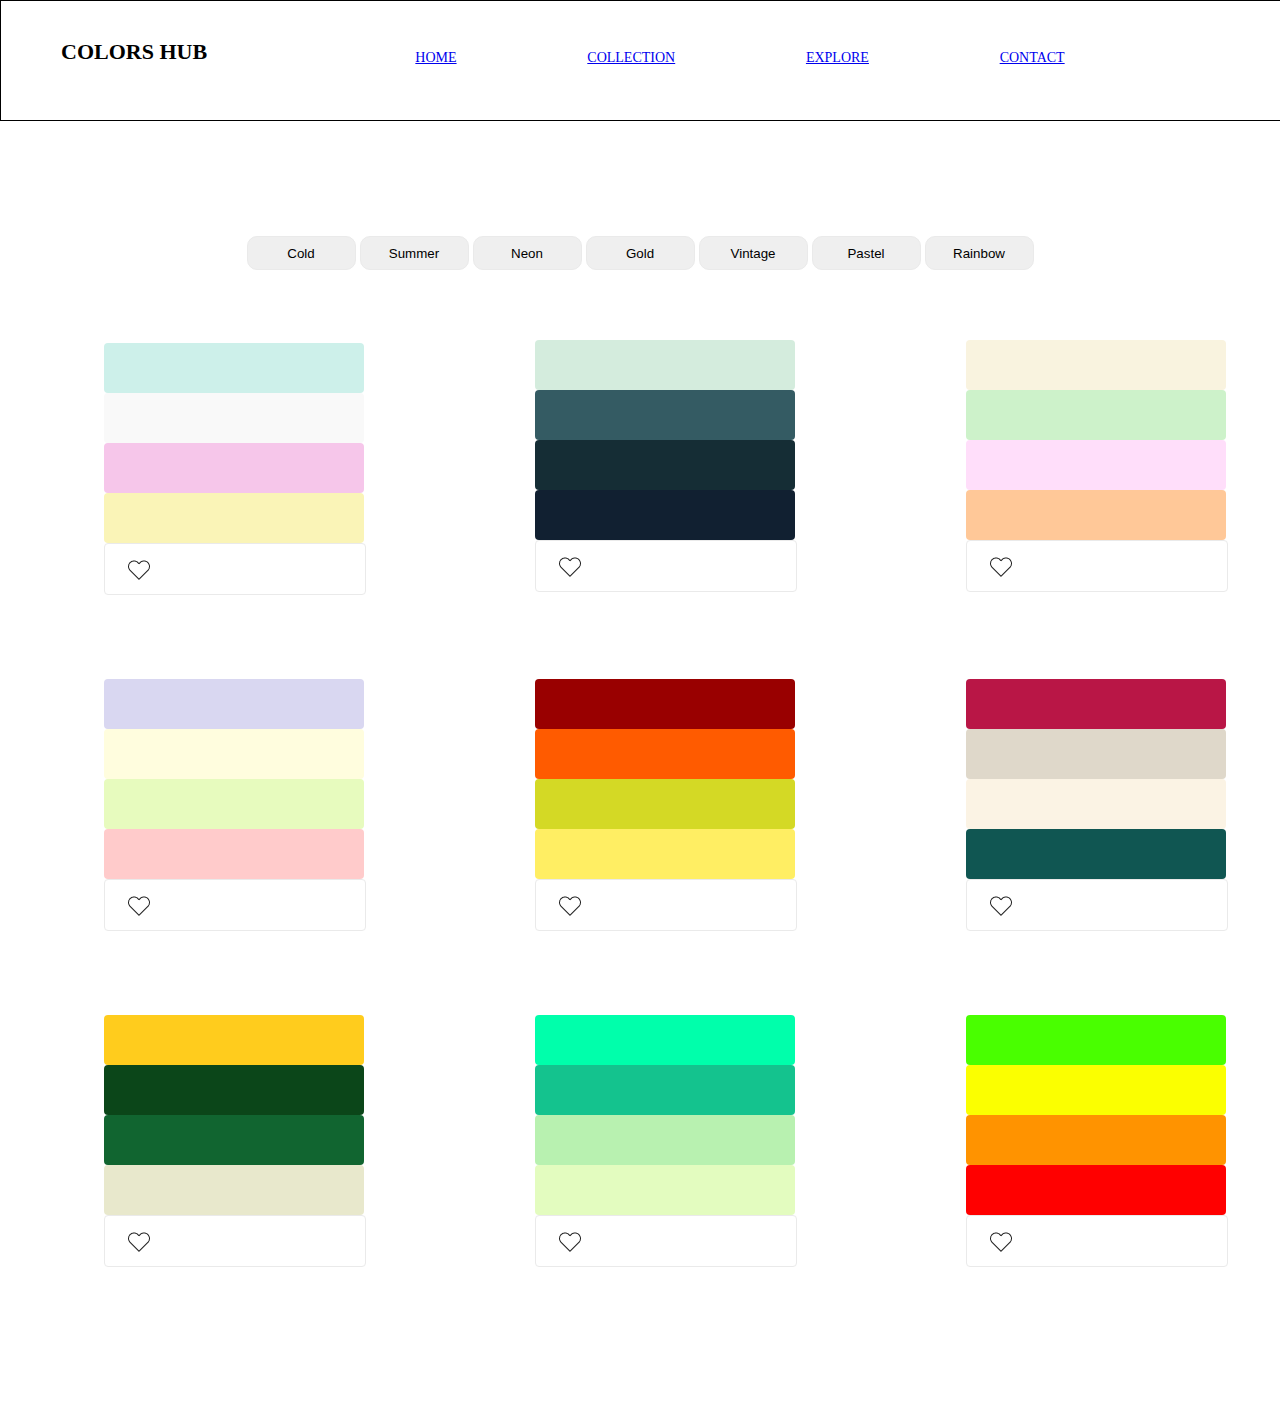
<file: index.html>
<!DOCTYPE html>
<html lang="en">
<head>
    <meta charset="UTF-8">
    <meta http-equiv="X-UA-Compatible" content="IE=edge">
    <meta name="viewport" content="width=device-width, initial-scale=1.0">
    <link rel="stylesheet" href="assets/reset.css">
    <link rel="stylesheet" href="assets/style.css">
    <title>Document</title>
</head>
<body>
    <header>
       <div class="rectangle">
        <nav>
            <div>
                <span class="logo">COLORS HUB</span>
            </div>
        
       </div>
        <ol class="header-nav">
            <li class="header">
                <a href="home.html">HOME</a>
            </li>
            <li class="header">
                <a href="collection.html">COLLECTION</a>
            </li>
            <li class="header">
                <a href="explore.html">EXPLORE</a>
            </li>
            <li class="header">
                <a href="contact.html">CONTACT</a>
            </li>
        </ol>
      </nav>
    </header>

    <main>
        <section>
          <div>
            <button>Cold</button>
            <button>Summer</button>
            <button>Neon</button>
            <button>Gold</button>
            <button>Vintage</button>
            <button>Pastel</button>
            <button>Rainbow</button>
          </div>
          
        </section>
        
            
    <div class="container">
                
        <div class="grid-container1">    
            <div class="grid-item1"></div>
            <div class="grid-item2"></div>
            <div class="grid-item3"></div>
            <div class="grid-item4"></div>
            <div class="grid-item5">
                <img src="img/Vector (1).png" alt="heart">
            </div>
        </div>
        <div class="grid-container2">
            <div class="grid-item6"></div>
            <div class="grid-item7"></div>
            <div class="grid-item8"></div>
            <div class="grid-item9"></div>
            <div class="grid-item10">
                <img src="img/Vector (1).png" alt="heart">
            </div>
        </div>
        <div class="grid-container3">
            <div class="grid-item11"></div>
            <div class="grid-item12"></div>
            <div class="grid-item13"></div>
            <div class="grid-item14"></div>
            <div class="grid-item15">
                <img src="img/Vector (1).png" alt="heart">
            </div>
        </div>
        <div class="grid-container4">
            <div class="grid-item16"></div>
            <div class="grid-item17"></div>
            <div class="grid-item18"></div>
            <div class="grid-item19"></div>
            <div class="grid-item20">
                <img src="img/Vector (1).png" alt="heart">     
            </div>
        </div>
        <div class="grid-container">
            <div class="grid-item21"></div>
            <div class="grid-item22"></div>
            <div class="grid-item23"></div>
            <div class="grid-item24"></div>
            <div class="grid-item25">
                 <img src="img/Vector (1).png" alt="heart">     
            </div>
        </div>
        <div class="grid-container">
            <div class="grid-item26"></div>
            <div class="grid-item27"></div>
            <div class="grid-item28"></div>
            <div class="grid-item29"></div>
            <div class="grid-item30">
                <img src="img/Vector (1).png" alt="heart">     
            </div>
       </div>
       <div class="grid-container">
          <div class="grid-item31"></div>
          <div class="grid-item32"></div>
          <div class="grid-item33"></div>
          <div class="grid-item34"></div>
          <div class="grid-item35">
            <img src="img/Vector (1).png" alt="heart">     
          </div>
        </div>
        <div class="grid-container">
            <div class="grid-item36"></div>
            <div class="grid-item37"></div>
            <div class="grid-item38"></div>
            <div class="grid-item39"></div>
            <div class="grid-item40">
              <img src="img/Vector (1).png" alt="heart">     
            </div>
        </div>
        <div class="grid-container">
            <div class="grid-item41"></div>
            <div class="grid-item42"></div>
            <div class="grid-item43"></div>
            <div class="grid-item44"></div>
            <div class="grid-item45">
              <img src="img/Vector (1).png" alt="heart">     
            </div>
        </div>
        <div class="grid-container">
            <div class="grid-item46"></div>
            <div class="grid-item47"></div>
            <div class="grid-item48"></div>
            <div class="grid-item49"></div>
            <div class="grid-item50">
              <img src="img/Vector (1).png" alt="heart">     
            </div>
        </div>
        <div class="grid-container">
            <div class="grid-item51"></div>
            <div class="grid-item52"></div>
            <div class="grid-item53"></div>
            <div class="grid-item54"></div>
            <div class="grid-item55">
              <img src="img/Vector (1).png" alt="heart">     
            </div>
        </div>
        <div class="grid-container">
            <div class="grid-item56"></div>
            <div class="grid-item57"></div>
            <div class="grid-item58"></div>
            <div class="grid-item59"></div>
            <div class="grid-item60">
              <img src="img/Vector (1).png" alt="heart">     
            </div>
        </div>
    </div>
       

    
    </main>
        










</body>
</html>
</file>
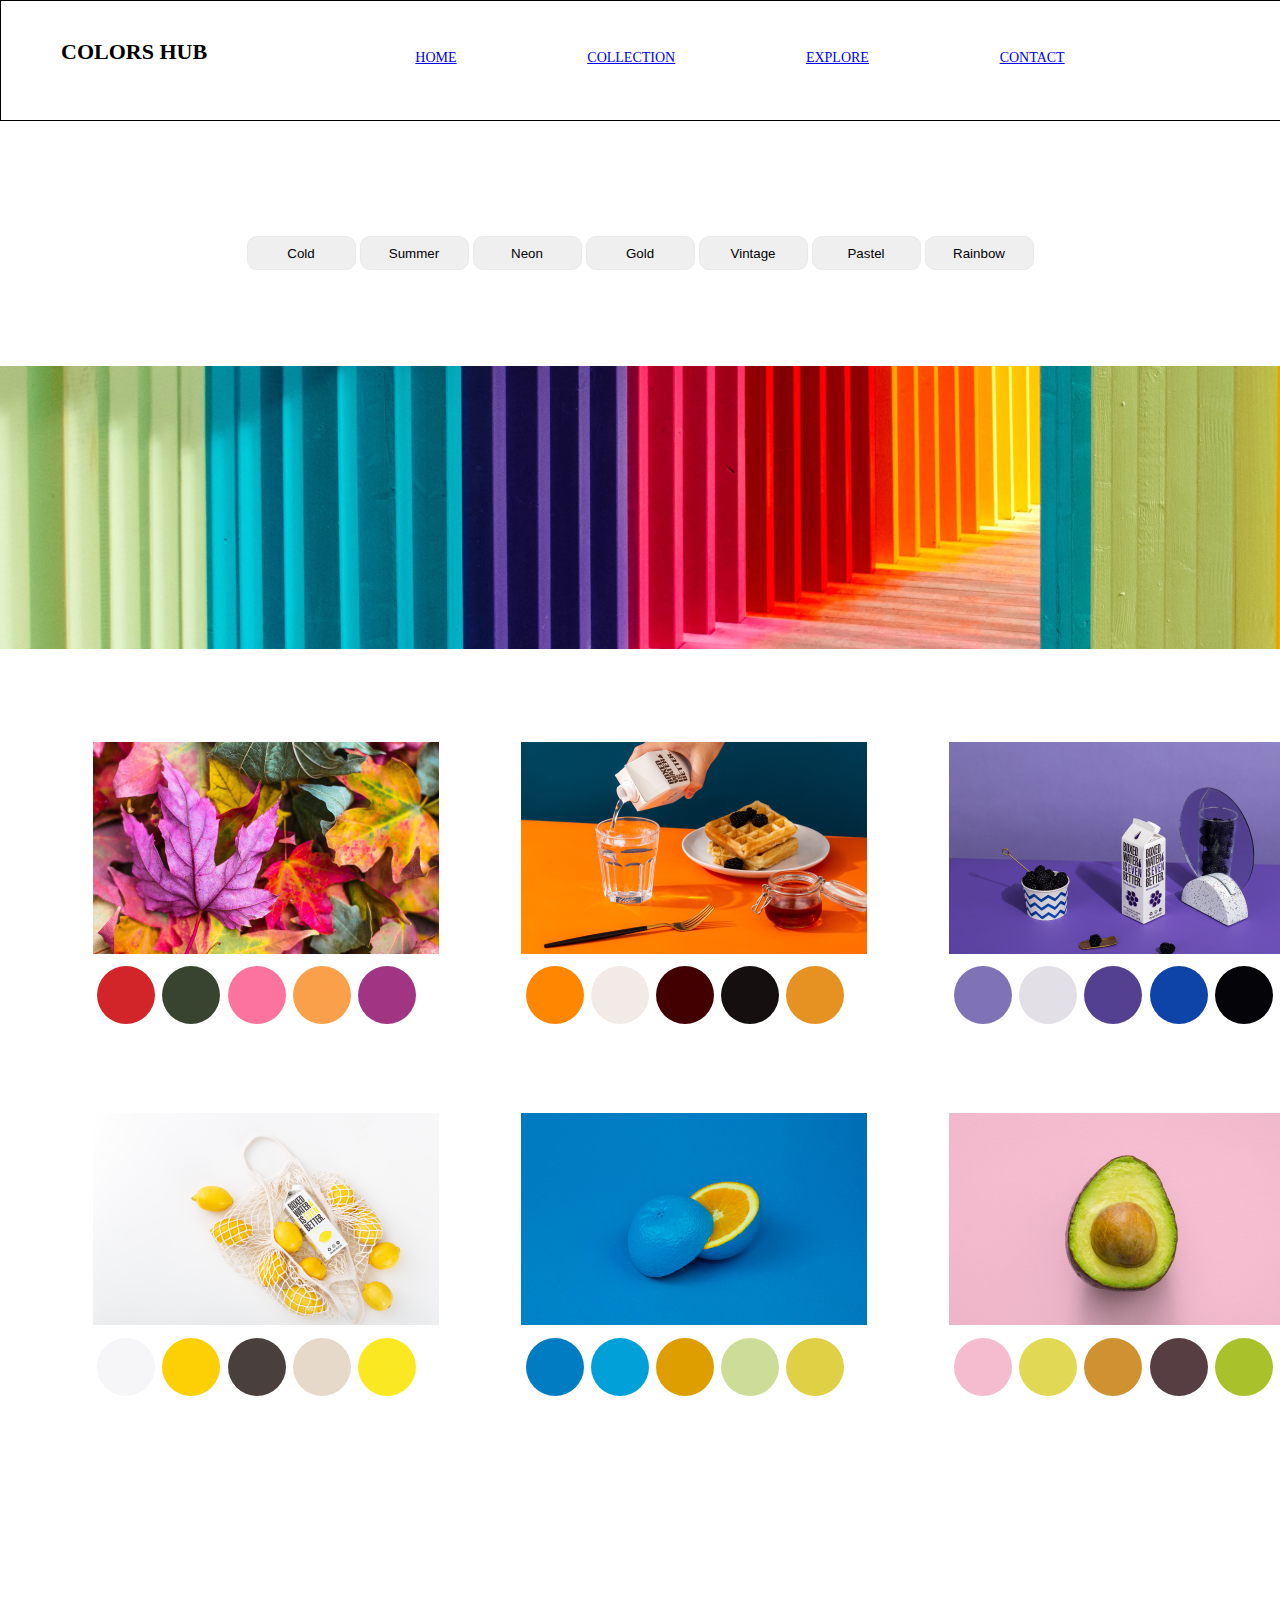
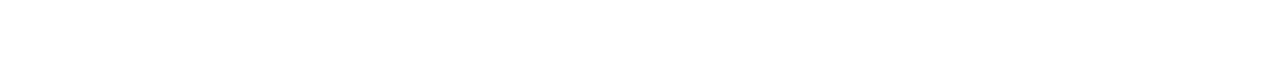
<file: collection.html>
<!DOCTYPE html>
<html lang="en">
<head>
    <meta charset="UTF-8">
    <meta http-equiv="X-UA-Compatible" content="IE=edge">
    <meta name="viewport" content="width=device-width, initial-scale=1.0">
    <link rel="stylesheet" href="assets/reset.css">
    <link rel="stylesheet" href="assets/style.css">
    <title>Document</title>
</head>
<body>
    <header>
        <div class="rectangle">
         <nav>
             <div>
                 <span class="logo">COLORS HUB</span>
             </div>
         
        </div>
         <ol class="header-nav">
             <li class="header">
                 <a href="home.html">HOME</a>
             </li>
             <li class="header">
                 <a href="collection.html">COLLECTION</a>
             </li>
             <li class="header">
                 <a href="explore.html">EXPLORE</a>
             </li>
             <li class="header">
                 <a href="contact.html">CONTACT</a>
             </li>
         </ol>
       </nav>
     </header>
 
    <main>
        <section>
            <div>
               <button>Cold</button>
               <button>Summer</button>
               <button>Neon</button>
               <button>Gold</button>
               <button>Vintage</button>
               <button>Pastel</button>
               <button>Rainbow</button>
            </div>
        </section>

            <div class="color-hover">
              <img src="img/colors.png" alt="colors">
              <title class="color-hover-style">class="color-hover-style">Building a Color Pallete</title>

            </div>
        <div class="container-collection">
            <div>
                <img class="coll-img" src="img/leaves.png" alt="leaves">
               <div class="circles">
                <div class="round-img1"></div>
                <div class="round-img2"></div>
                <div class="round-img3"></div>
                <div class="round-img4"></div>
                <div class="round-img5"></div>
               </div>
            </div>
            
            <div>
                <img class="coll-img" src="img/honey.png" alt="honey">
              <div class="circles">
                <div class="round-img6"></div>
                <div class="round-img7"></div>
                <div class="round-img8"></div>
                <div class="round-img9"></div>
                <div class="round-img10"></div>
              </div>
            </div>

            <div>
                <img class="coll-img" src="img/waters.png" alt="waters">
                <div class="circles">
                    <div class="round-img11"></div>
                    <div class="round-img12"></div>
                    <div class="round-img13"></div>
                    <div class="round-img14"></div>
                    <div class="round-img15"></div>
                </div>
            </div>

            <div>
                <img class="coll-img" src="img/lemons.png" alt="lemons">
                <div class="circles">
                    <div class="round-img16"></div>
                    <div class="round-img17"></div>
                    <div class="round-img18"></div>
                    <div class="round-img19"></div>
                    <div class="round-img20"></div>
                </div>
            </div>

            <div>
                <img class="coll-img" src="img/orange.png" alt="orange">
                <div class="circles">
                    <div class="round-img21"></div>
                    <div class="round-img22"></div>
                    <div class="round-img23"></div>
                    <div class="round-img24"></div>
                    <div class="round-img25"></div>
                </div>
            </div>

            <div>
                <img class="coll-img" src="img/avocado.png" alt="avocado">
                <div class="circles">
                    <div class="round-img26"></div>
                    <div class="round-img27"></div>
                    <div class="round-img28"></div>
                    <div class="round-img29"></div>
                    <div class="round-img30"></div>
                </div>
            </div>



          </div>  


     
                 
        
 
          
     
    </main>
         
   
</body>
</html>
</file>
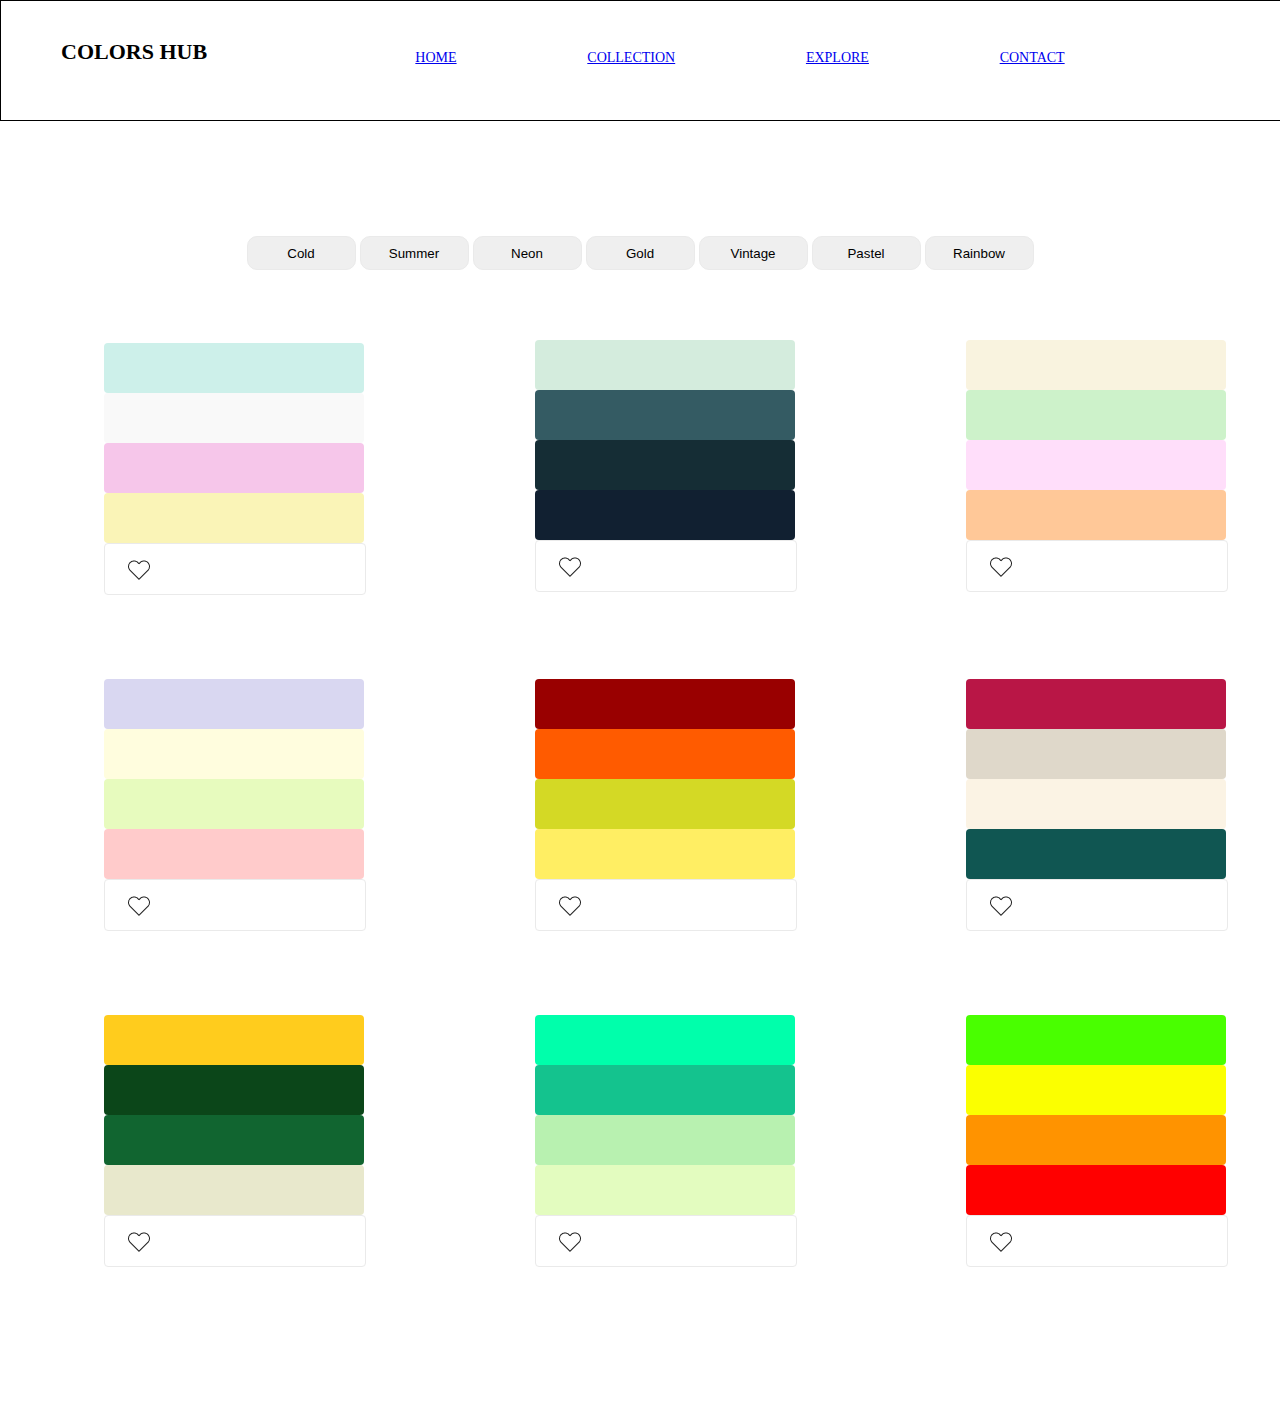
<file: home.html>
<!DOCTYPE html>
<html lang="en">
<head>
    <meta charset="UTF-8">
    <meta http-equiv="X-UA-Compatible" content="IE=edge">
    <meta name="viewport" content="width=device-width, initial-scale=1.0">
    <link rel="stylesheet" href="assets/reset.css">
    <link rel="stylesheet" href="assets/style.css">
    <title>Document</title>
</head>
<body>
    <header>
        <div class="rectangle">
         <nav>
             <div>
                 <span class="logo">COLORS HUB</span>
             </div>
         
        </div>
         <ol class="header-nav">
             <li class="header">
                 <a href="home.html">HOME</a>
             </li>
             <li class="header">
                 <a href="collection.html">COLLECTION</a>
             </li>
             <li class="header">
                 <a href="explore.html">EXPLORE</a>
             </li>
             <li class="header">
                 <a href="contact.html">CONTACT</a>
             </li>
         </ol>
       </nav>
     </header>
 
     <main>
         <section>
           <div>
             <button>Cold</button>
             <button>Summer</button>
             <button>Neon</button>
             <button>Gold</button>
             <button>Vintage</button>
             <button>Pastel</button>
             <button>Rainbow</button>
           </div>
           
         </section>
            
             
     <div class="container">
                 
         <div class="grid-container1">    
             <div class="grid-item1"></div>
             <div class="grid-item2"></div>
             <div class="grid-item3"></div>
             <div class="grid-item4"></div>
             <div class="grid-item5">
                 <img src="img/Vector (1).png" alt="heart">
             </div>
         </div>
         <div class="grid-container2">
             <div class="grid-item6"></div>
             <div class="grid-item7"></div>
             <div class="grid-item8"></div>
             <div class="grid-item9"></div>
             <div class="grid-item10">
                 <img src="img/Vector (1).png" alt="heart">
             </div>
         </div>
         <div class="grid-container3">
             <div class="grid-item11"></div>
             <div class="grid-item12"></div>
             <div class="grid-item13"></div>
             <div class="grid-item14"></div>
             <div class="grid-item15">
                 <img src="img/Vector (1).png" alt="heart">
             </div>
         </div>
         <div class="grid-container4">
             <div class="grid-item16"></div>
             <div class="grid-item17"></div>
             <div class="grid-item18"></div>
             <div class="grid-item19"></div>
             <div class="grid-item20">
                 <img src="img/Vector (1).png" alt="heart">     
             </div>
         </div>
         <div class="grid-container">
             <div class="grid-item21"></div>
             <div class="grid-item22"></div>
             <div class="grid-item23"></div>
             <div class="grid-item24"></div>
             <div class="grid-item25">
                  <img src="img/Vector (1).png" alt="heart">     
             </div>
         </div>
         <div class="grid-container">
             <div class="grid-item26"></div>
             <div class="grid-item27"></div>
             <div class="grid-item28"></div>
             <div class="grid-item29"></div>
             <div class="grid-item30">
                 <img src="img/Vector (1).png" alt="heart">     
             </div>
        </div>
        <div class="grid-container">
           <div class="grid-item31"></div>
           <div class="grid-item32"></div>
           <div class="grid-item33"></div>
           <div class="grid-item34"></div>
           <div class="grid-item35">
             <img src="img/Vector (1).png" alt="heart">     
           </div>
         </div>
         <div class="grid-container">
             <div class="grid-item36"></div>
             <div class="grid-item37"></div>
             <div class="grid-item38"></div>
             <div class="grid-item39"></div>
             <div class="grid-item40">
               <img src="img/Vector (1).png" alt="heart">     
             </div>
         </div>
         <div class="grid-container">
             <div class="grid-item41"></div>
             <div class="grid-item42"></div>
             <div class="grid-item43"></div>
             <div class="grid-item44"></div>
             <div class="grid-item45">
               <img src="img/Vector (1).png" alt="heart">     
             </div>
         </div>
         <div class="grid-container">
             <div class="grid-item46"></div>
             <div class="grid-item47"></div>
             <div class="grid-item48"></div>
             <div class="grid-item49"></div>
             <div class="grid-item50">
               <img src="img/Vector (1).png" alt="heart">     
             </div>
         </div>
         <div class="grid-container">
             <div class="grid-item51"></div>
             <div class="grid-item52"></div>
             <div class="grid-item53"></div>
             <div class="grid-item54"></div>
             <div class="grid-item55">
               <img src="img/Vector (1).png" alt="heart">     
             </div>
         </div>
         <div class="grid-container">
             <div class="grid-item56"></div>
             <div class="grid-item57"></div>
             <div class="grid-item58"></div>
             <div class="grid-item59"></div>
             <div class="grid-item60">
               <img src="img/Vector (1).png" alt="heart">     
             </div>
         </div>
     </div>
        
 
     
     </main>
         
 
        
    
</body>
</html>
</file>
<file: assets/style.css>
.rectangle{
width: 1440px;
height: 119px;
border: 1px solid #000000;

}
.logo{
    display: flex;
    justify-content: flex-start;
    font-size: 22px;
    flex-direction: row;
    margin-top:40px;
    margin-left: 60px;
    font-weight: 700;
}

ol{
    display:flex;
    justify-content:space-around;
    margin-left: 500px;
    margin-top: -50px;
}
.header{
    display: flex;
    justify-content: center;
    margin-left: -300px;
    margin-top: -20px;
    font-size: 14px;
}
section{
  display: flex;
  justify-content: space-evenly;
  flex-direction: row;
  margin-top: 165px;
  
}
button{
    width: 109px;
    height: 34px;
    border: 0.5px solid #EAEAEA;
    border-radius: 10px;
}
.color-hover{
    width: 1600px;
    height: 950px;
    margin-left: -150px;
}
.circles{
    display: flex;
    justify-content: space-evenly;
    margin-top: -220px;
    margin-left: 30px;
}
.container-collection{
    display: grid;
    grid-template-columns: repeat(3, 1fr);
    column-gap: 65px;
    row-gap: 67px;
    margin-top: -500px;
    margin-left: 60px;
}
.round-img1{
    width: 58px;
    height: 58px;
    border-radius: 50%;
    background: #D12529;
    
}
.round-img2{
    width: 58px;
    height: 58px;
    border-radius: 50%;
    background: #394430;
}
.round-img3{
    width: 58px;
    height: 58px;
    border-radius: 50%;
    background: #FC739F;
}
.round-img4{
    width: 58px;
    height: 58px;
    border-radius: 50%;
    background: #FA9F4A;
}
.round-img5{
    width: 58px;
    height: 58px;
    border-radius: 50%;
    background: #A13583;
}
.round-img6{
    width: 58px;
    height: 58px;
    border-radius: 50%;
    background: #FF8601;
}
.round-img7{
    width: 58px;
    height: 58px;
    border-radius: 50%;
    background: #F2EAE7;
}
.round-img8{
    width: 58px;
    height: 58px;
    border-radius: 50%;
    background: #430001;
}
.round-img9{
    width: 58px;
    height: 58px;
    border-radius: 50%;
    background: #15100F;
}
.round-img10{
    width: 58px;
    height: 58px;
    border-radius: 50%;
    background: #E59222;
}
.round-img11{
    width: 58px;
    height: 58px;
    border-radius: 50%;
    background: #7F73B5;
}
.round-img12{
    width: 58px;
    height: 58px;
    border-radius: 50%;
    background: #E2DFE6;
}
.round-img13{
    width: 58px;
    height: 58px;
    border-radius: 50%;
    background: #534090;
}
.round-img14{
    width: 58px;
    height: 58px;
    border-radius: 50%;
    background: #0E44A7;
}
.round-img15{
    width: 58px;
    height: 58px;
    border-radius: 50%;
    background: #050408;
}
.round-img16{
    width: 58px;
    height: 58px;
    border-radius: 50%;
    background: #F6F6F8;
}
.round-img17{
    width: 58px;
    height: 58px;
    border-radius: 50%;
    background: #FDCF05;
}
.round-img18{
    width: 58px;
    height: 58px;
    border-radius: 50%;
    background: #49403E;
}
.round-img19{
    width: 58px;
    height: 58px;
    border-radius: 50%;
    background: #E6D9C9;
}
.round-img20{
    width: 58px;
    height: 58px;
    border-radius: 50%;
    background: #F9E822;
}
.round-img21{
    width: 58px;
    height: 58px;
    border-radius: 50%;
    background: #007CC2;
} 
.round-img22{
    width: 58px;
    height: 58px;
    border-radius: 50%;
    background: #01A0D9;
}
.round-img23{
    width: 58px;
    height: 58px;
    border-radius: 50%;
    background: #DE9E00;
}
.round-img24{
    width: 58px;
    height: 58px;
    border-radius: 50%;
    background: #CDDD97;
}
.round-img25{
    width: 58px;
    height: 58px;
    border-radius: 50%;
    background: #DFD046;
}
.round-img26{
    width: 58px;
    height: 58px;
    border-radius: 50%;
    background: #F5BCCF;
}
.round-img27{
    width: 58px;
    height: 58px;
    border-radius: 50%;
    background: #E1D953;
}
.round-img28{
    width: 58px;
    height: 58px;
    border-radius: 50%;
    background: #D09231;
}
.round-img29{
    width: 58px;
    height: 58px;
    border-radius: 50%;
    background: #563E43;
}
.round-img30{
    width: 58px;
    height: 58px;
    border-radius: 50%;
    background: #A9C12A;
}
.container{
    display: grid;
    grid-template-columns: repeat(4, 1fr);
    column-gap: 65px;
    row-gap: 84px;
}
.grid-container2{
    margin-top: 70px;
}
.grid-container3{
    margin-top: 70px;
}
.grid-container4{
    margin-top: 70px;
}

.grid-item1{
    width: 260px;
    height: 50px;
    margin-left: 104px;
    margin-top: 73px;
    background: #CDF0EA;
    border-radius: 4px;

}
.grid-item2{
    width: 260px;
    height: 50px;
    margin-left: 104px;
    margin-top: 0px;
    background: #F9F9F9;
    border-radius: 4px;
}
.grid-item3{
    width: 260px;
    height: 50px;
    margin-left: 104px;
    margin-top: 0px;
    background: #F6C6EA;
    border-radius: 4px;
}
.grid-item4{
    width: 260px;
    height: 50px;
    margin-left: 104px;
    margin-top: 0px;
    background: #FAF4B7;
    border-radius: 4px;

}
.grid-item5{
    width: 260px;
    height: 50px;
    margin-left: 104px;
    margin-top: 0px;
    border: 1px solid #EAEAEA;
    border-radius: 4px;
}
.grid-item6{
    width: 260px;
    height: 50px;
    margin-left: 104px;
    margin-top: 0px;
    background: #D4ECDD;
    border-radius: 4px;
}
.grid-item7{
    width: 260px;
    height: 50px;
    margin-left: 104px;
    margin-top: 0px;
    background: #345B63;
    border-radius: 4px;
}
.grid-item8{
    width: 260px;
    height: 50px;
    margin-left: 104px;
    margin-top: 0px;
    background: #152D35;
    border-radius: 4px;
}
.grid-item9{
    width: 260px;
    height: 50px;
    margin-left: 104px;
    margin-top: 0px;
    background: #112031;
    border-radius: 4px;
}
.grid-item10{
    width: 260px;
    height: 50px;
    margin-left: 104px;
    margin-top: 0px;
    border: 1px solid #EAEAEA;
    border-radius: 4px;
}
.grid-item11{
    width: 260px;
    height: 50px;
    margin-left: 104px;
    margin-top: 0px;
    background: #F9F3DF;
    border-radius: 4px;
}
.grid-item12{
    width: 260px;
    height: 50px;
    margin-left: 104px;
    margin-top: 0px;
    background: #CDF2CA;
    border-radius: 4px;
}
.grid-item13{
    width: 260px;
    height: 50px;
    margin-left: 104px;
    margin-top: 0px;
    background: #FFDEFA;
    border-radius: 4px;
}
.grid-item14{
    width: 260px;
    height: 50px;
    margin-left: 104px;
    margin-top: 0px;
    background: #FFC898;
    border-radius: 4px;
}
.grid-item15{
    width: 260px;
    height: 50px;
    margin-left: 104px;
    margin-top: 0px;
    border: 1px solid #EAEAEA;
    border-radius: 4px;
}
.grid-item16{
    width: 260px;
    height: 50px;
    margin-left: 104px;
    margin-top: 0px;
    background: #3330E4;
    border-radius: 4px;
}
.grid-item17{
    width: 260px;
    height: 50px;
    margin-left: 104px;
    margin-top: 0px;
    background: #F637EC;
    border-radius: 4px;
}
.grid-item18{
    width: 260px;
    height: 50px;
    margin-left: 104px;
    margin-top: 0px;
    background: #FBB454;
    border-radius: 4px;
}.grid-item19{
    width: 260px;
    height: 50px;
    margin-left: 104px;
    margin-top: 0px;
    background: #FAEA48;
    border-radius: 4px;
}
.grid-item20{
    width: 260px;
    height: 50px;
    margin-left: 104px;
    margin-top: 0px;
    border: 1px solid #EAEAEA;
    border-radius: 4px;
}
.grid-item21{
    width: 260px;
    height: 50px;
    margin-left: 104px;
    margin-top: 0px;
    background: #D9D7F1;
    border-radius: 4px;
}
.grid-item22{
    width: 260px;
    height: 50px;
    margin-left: 104px;
    margin-top: 0px;
    background: #FFFDDE;
    border-radius: 4px;
}
.grid-item23{
    width: 260px;
    height: 50px;
    margin-left: 104px;
    margin-top: 0px;
    background: #E7FBBE;
    border-radius: 4px;
}
.grid-item24{
    width: 260px;
    height: 50px;
    margin-left: 104px;
    margin-top: 0px;
    background: #FFCBCB;
    border-radius: 4px;

}.grid-item25{
    width: 260px;
    height: 50px;
    margin-left: 104px;
    margin-top: 0px;
    border: 1px solid #EAEAEA;
    border-radius: 4px;
}
.grid-item26{
    width: 260px;
    height: 50px;
    margin-left: 104px;
    margin-top: 0px;
    background: #990000;
    border-radius: 4px;
}
.grid-item27{
    width: 260px;
    height: 50px;
    margin-left: 104px;
    margin-top: 0px;
    background: #FF5B00;
    border-radius: 4px;
}
.grid-item28{
    width: 260px;
    height: 50px;
    margin-left: 104px;
    margin-top: 0px;
    background: #D4D925;
    border-radius: 4px;
}
.grid-item29{
    width: 260px;
    height: 50px;
    margin-left: 104px;
    margin-top: 0px;
    background: #FFEE63;
    border-radius: 4px;
}
.grid-item30{
    width: 260px;
    height: 50px;
    margin-left: 104px;
    margin-top: 0px;
    border: 1px solid #EAEAEA;
    border-radius: 4px;
}
.grid-item31{
    width: 260px;
    height: 50px;
    margin-left: 104px;
    margin-top: 0px;
    background: #B91646;
    border-radius: 4px;
}
.grid-item32{
    width: 260px;
    height: 50px;
    margin-left: 104px;
    margin-top: 0px;
    background: #DFD8CA;
    border-radius: 4px
}
.grid-item33{
    width: 260px;
    height: 50px;
    margin-left: 104px;
    margin-top: 0px;
    background: #FBF3E4;
    border-radius: 4px;
}
.grid-item34{
    width: 260px;
    height: 50px;
    margin-left: 104px;
    margin-top: 0px;
    background: #105652;
    border-radius: 4px;
}
.grid-item35{
    width: 260px;
    height: 50px;
    margin-left: 104px;
    margin-top: 0px;
    border: 1px solid #EAEAEA;
    border-radius: 4px
}
.grid-item36{
    width: 260px;
    height: 50px;
    margin-left: 104px;
    margin-top: 0px;
    background: #CDF0EA;
    border-radius: 4px;
}
.grid-item37{
    width: 260px;
    height: 50px;
    margin-left: 104px;
    margin-top: 0px;
    background: #F9F9F9;
    border-radius: 4px
}
.grid-item38{
    width: 260px;
    height: 50px;
    margin-left: 104px;
    margin-top: 0px;
    background: #F6C6EA;
    border-radius: 4px
}
.grid-item39{
    width: 260px;
    height: 50px;
    margin-left: 104px;
    margin-top: 0px;
    background: #FAF4B7;
    border-radius: 4px
}
.grid-item40{
    width: 260px;
    height: 50px;
    margin-left: 104px;
    margin-top: 0px;
    border: 1px solid #EAEAEA;
    border-radius: 4px
}
.grid-item41{
    width: 260px;
    height: 50px;
    margin-left: 104px;
    margin-top: 0px;
    background: #FFCC1D;
    border-radius: 4px
}
.grid-item42{
    width: 260px;
    height: 50px;
    margin-left: 104px;
    margin-top: 0px;
    background: #0B4619;
    border-radius: 4px
}
.grid-item43{
    width: 260px;
    height: 50px;
    margin-left: 104px;
    margin-top: 0px;
    background: #116530;
    border-radius: 4px;
}
.grid-item44{
    width: 260px;
    height: 50px;
    margin-left: 104px;
    margin-top: 0px;
    background: #E8E8CC;
    border-radius: 4px;
}
.grid-item45{
    width: 260px;
    height: 50px;
    margin-left: 104px;
    margin-top: 0px;
    border: 1px solid #EAEAEA;
    border-radius: 4px
}
.grid-item46{
    width: 260px;
    height: 50px;
    margin-left: 104px;
    margin-top: 0px;
    background: #00FFAB;
    border-radius: 4px
}
.grid-item47{
    width: 260px;
    height: 50px;
    margin-left: 104px;
    margin-top: 0px;
    background: #14C38E;
    border-radius: 4px;
}
.grid-item48{
    width: 260px;
    height: 50px;
    margin-left: 104px;
    margin-top: 0px;
    background: #B8F1B0;
    border-radius: 4px;
}
.grid-item49{
    width: 260px;
    height: 50px;
    margin-left: 104px;
    margin-top: 0px;
    background: #E3FCBF;
    border-radius: 4px;
}
.grid-item50{
    width: 260px;
    height: 50px;
    margin-left: 104px;
    margin-top: 0px;
    border: 1px solid #EAEAEA;
    border-radius: 4px
}
.grid-item51{
    width: 260px;
    height: 50px;
    margin-left: 104px;
    margin-top: 0px;
    background: #49FF00;
    border-radius: 4px;
}
.grid-item52{
    width: 260px;
    height: 50px;
    margin-left: 104px;
    margin-top: 0px;
    background: #FBFF00;
    border-radius: 4px;
}
.grid-item53{
    width: 260px;
    height: 50px;
    margin-left: 104px;
    margin-top: 0px;
    background: #FF9300;
    border-radius: 4px;
}
.grid-item54{
    width: 260px;
    height: 50px;
    margin-left: 104px;
    margin-top: 0px;
    background: #FF0000;
    border-radius: 4px;
}
.grid-item55{
    width: 260px;
    height: 50px;
    margin-left: 104px;
    margin-top: 0px;
    border: 1px solid #EAEAEA;
    border-radius: 4px
}
.grid-item56{
    width: 260px;
    height: 50px;
    margin-left: 104px;
    margin-top: 0px;
    background: #06283D;
    border-radius: 4px;
}
.grid-item57{
    width: 260px;
    height: 50px;
    margin-left: 104px;
    margin-top: 0px;
    background: #1363DF;
    border-radius: 4px;
}
.grid-item58{
    width: 260px;
    height: 50px;
    margin-left: 104px;
    margin-top: 0px;
    background: #47B5FF;
    border-radius: 4px;
}
.grid-item59{
    width: 260px;
    height: 50px;
    margin-left: 104px;
    margin-top: 0px;
    background: #DFF6FF;
    border-radius: 4px;
}
.grid-item60{
    width: 260px;
    height: 50px;
    margin-left: 104px;
    margin-top: 0px;
    border: 1px solid #EAEAEA;
    border-radius: 4px
}
img{
   margin-left: 9%;
   margin-right: 89.55%;
   margin-top: 6%;
   margin-bottom: 63.17%;
}
</file>
